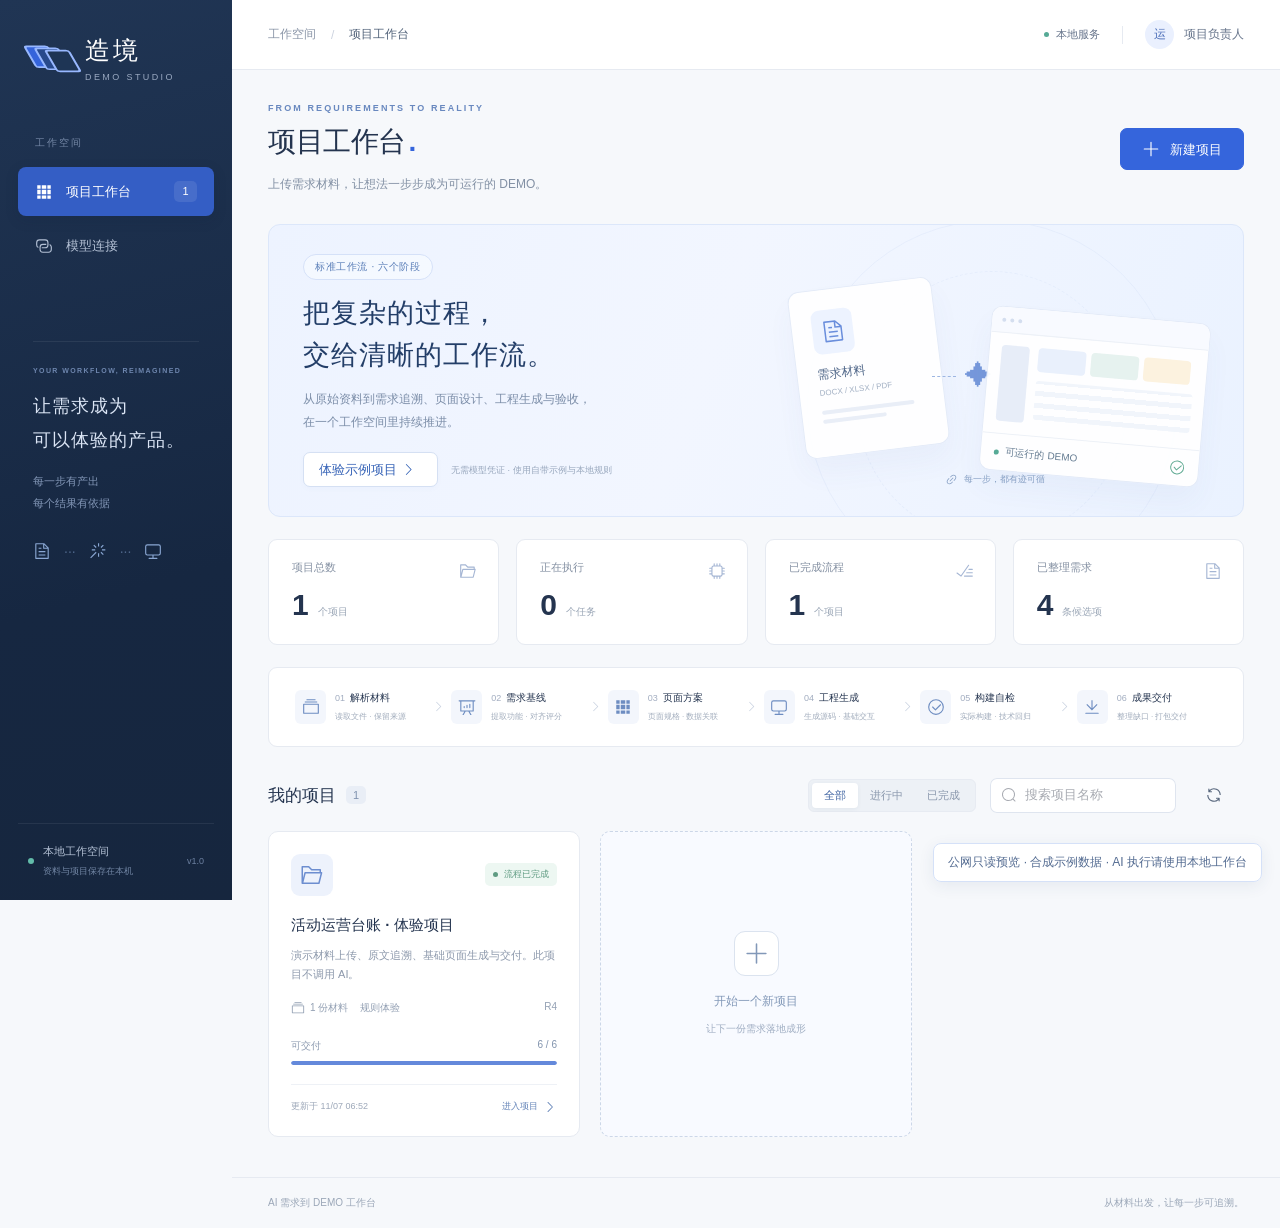
<file: index.html>
<!doctype html>
<html lang="zh-CN"><head><meta charset="UTF-8"><meta name="viewport" content="width=device-width, initial-scale=1.0"><meta name="theme-color" content="#1b2d4c"><meta name="description" content="从需求材料到可运行 DEMO 的 AI 工作流工作台"><style>.public-preview-note{position:fixed;right:18px;bottom:18px;z-index:1000;padding:9px 14px;border:1px solid #d5e1f8;border-radius:8px;background:#fffffff2;color:#536b91;font:12px/1.6 -apple-system,BlinkMacSystemFont,"Segoe UI","Microsoft YaHei",sans-serif;box-shadow:0 4px 16px #243c6914;pointer-events:none}@media(max-width:760px){.public-preview-note{right:10px;bottom:10px;font-size:10px}}</style><title>造境 · AI 需求到 DEMO 工作台</title><script src="./preview-api.js"></script>  <script type="module" crossorigin src="./assets/index-WXxjOGyF.js"></script>
  <link rel="stylesheet" crossorigin href="./assets/index-CYR3rmFx.css">
</head><body><div class="public-preview-note">公网只读预览 · 合成示例数据 · AI 执行请使用本地工作台</div><div id="app"></div></body></html>
</file>
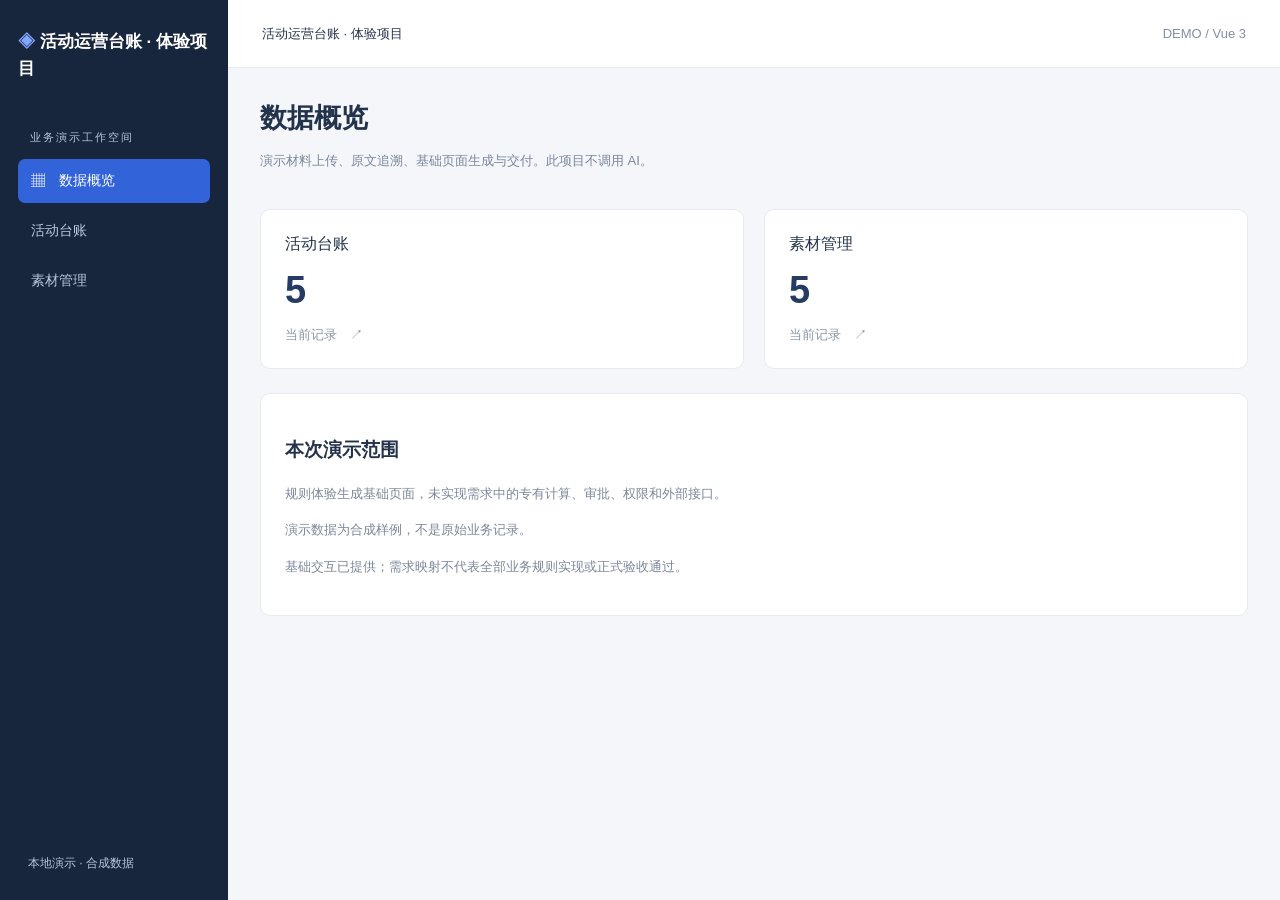
<file: preview/9062ece7-0f98-4fc4-ac17-dcf88ebae349/index.html>
<!doctype html><html lang="zh-CN"><head><meta charset="UTF-8"><meta name="viewport" content="width=device-width, initial-scale=1.0"><title>业务系统 DEMO</title>  <script type="module" crossorigin src="./assets/index-DxzLAxur.js"></script>
  <link rel="stylesheet" crossorigin href="./assets/index-Bgf2OgE0.css">
</head><body><div id="app"></div></body></html>
</file>
